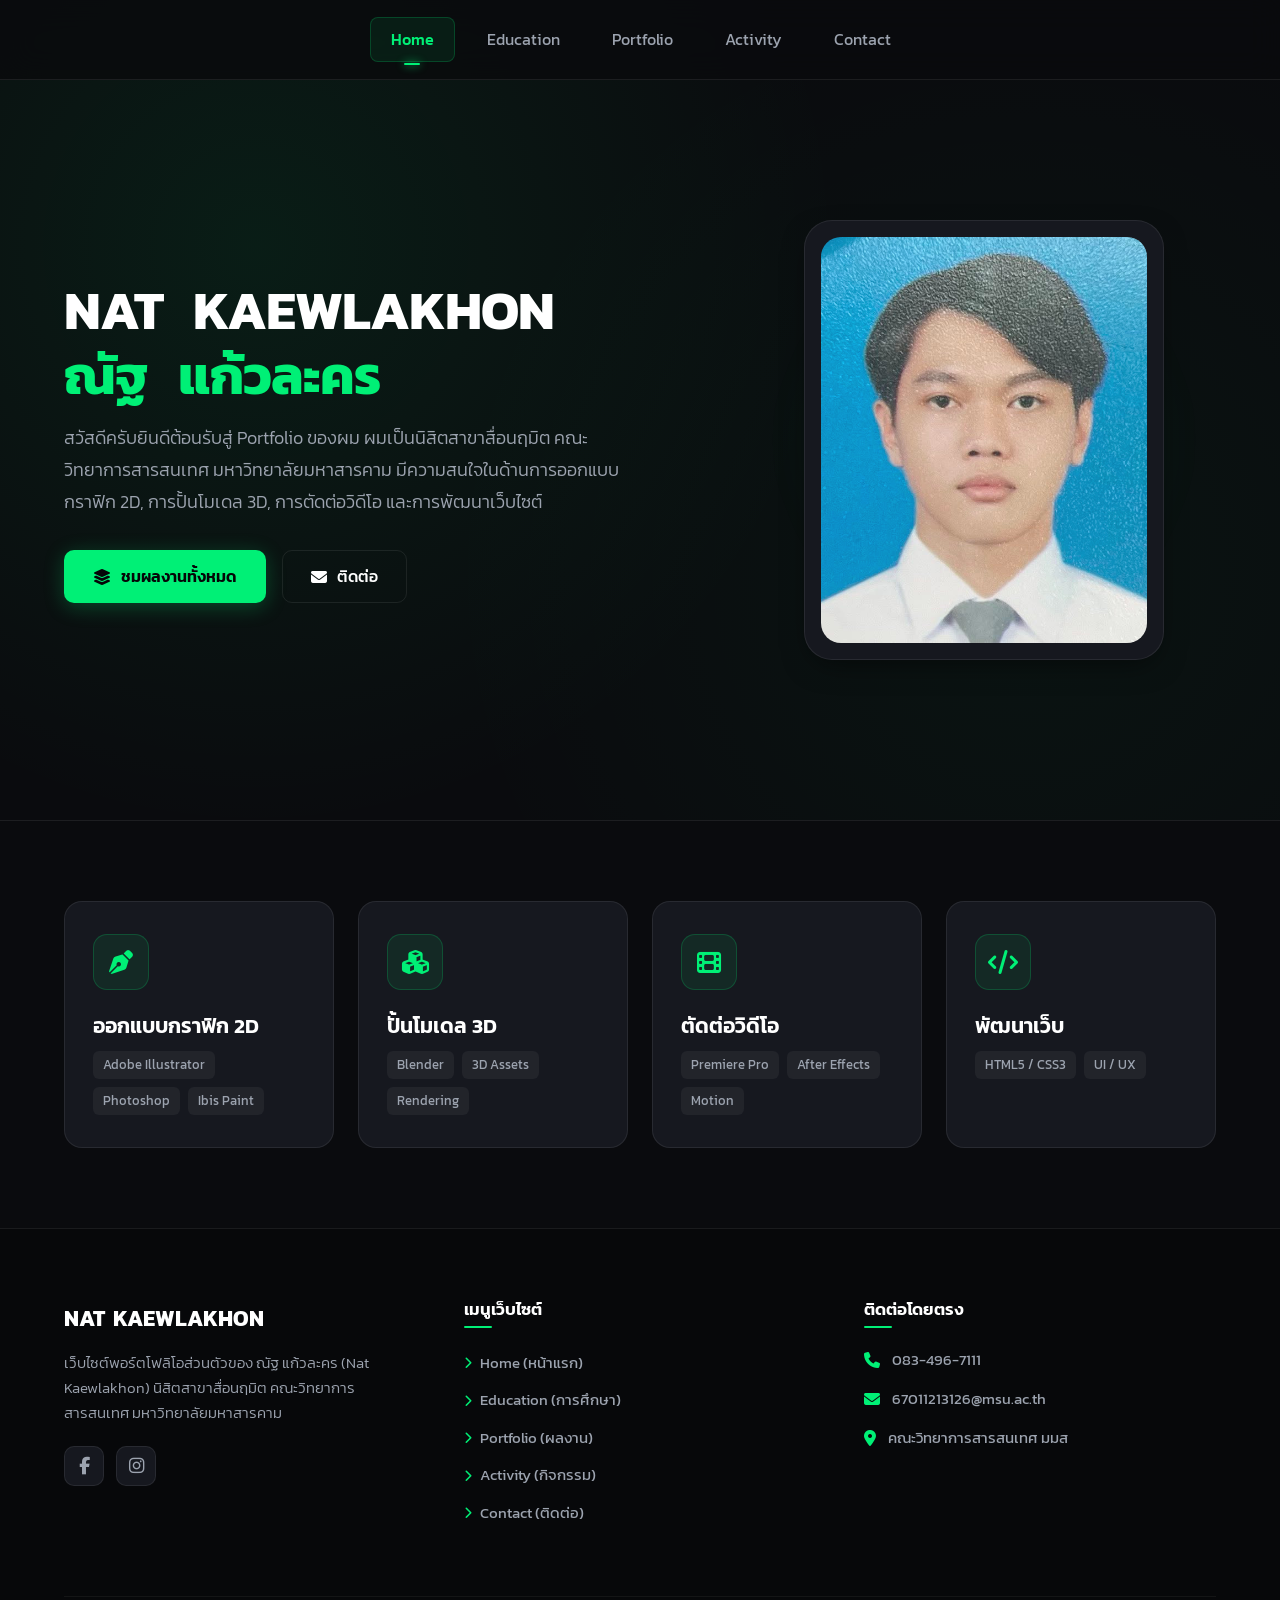
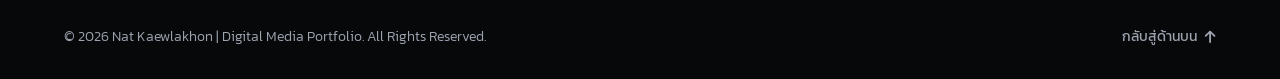
<file: index.html>
<!DOCTYPE html>
<html lang="th">

<head>
  <meta charset="UTF-8">
  <meta name="viewport" content="width=device-width, initial-scale=1.0">
  <title>หน้าแรก (Home) | ณัฐ แก้วละคร - Portfolio</title>
  <!-- Google Fonts: Kanit -->
  <link rel="preconnect" href="https://fonts.googleapis.com">
  <link rel="preconnect" href="https://fonts.gstatic.com" crossorigin>
  <link href="https://fonts.googleapis.com/css2?family=Kanit:wght@200;300;400;500;600;700&display=swap" rel="stylesheet">
  <!-- Font Awesome Icons -->
  <link rel="stylesheet" href="https://cdnjs.cloudflare.com/ajax/libs/font-awesome/6.5.1/css/all.min.css">
  <!-- Stylesheet -->
  <link rel="stylesheet" href="styles.css">
</head>

<body>

  <!-- ================= HEADER & NAVBAR ================= -->
  <header class="navbar">
    <div class="container nav-container">
      

      <!-- Desktop & Mobile Menu -->
      <nav>
        <ul class="nav-menu">
          <li><a href="index.html" class="nav-link active">Home</a></li>
          <li><a href="education.html" class="nav-link">Education</a></li>
          <li><a href="portfolio.html" class="nav-link">Portfolio</a></li>
          <li><a href="activity.html" class="nav-link">Activity</a></li>
          <li><a href="contact.html" class="nav-link">Contact</a></li>
        </ul>
      </nav>

      <!-- Hamburger Button for Mobile -->
      <button class="mobile-toggle" aria-label="เปิดเมนู">
        <i class="fa-solid fa-bars"></i>
      </button>
    </div>
  </header>

  <!-- ================= MAIN HERO SECTION ================= -->
  <main>
    <section class="hero-section">
      <div class="container">
        <div class="hero-grid">

          <!-- Left Column: Personal Intro -->
          <div class="hero-content">

            <h1 class="hero-title">
              NAT &nbsp; KAEWLAKHON<br>
              <span class="text-green">ณัฐ &nbsp; แก้วละคร</span>
            </h1>

            

            <p class="hero-bio">
              สวัสดีครับยินดีต้อนรับสู่ Portfolio ของผม ผมเป็นนิสิตสาขาสื่อนฤมิต คณะวิทยาการสารสนเทศ มหาวิทยาลัยมหาสารคาม
              มีความสนใจในด้านการออกแบบกราฟิก 2D, การปั้นโมเดล 3D, การตัดต่อวิดีโอ และการพัฒนาเว็บไซต์
            </p>


            <!-- Call to Actions -->
            <div class="hero-actions">
              <a href="portfolio.html" class="btn btn-primary">
                <i class="fa-solid fa-layer-group"></i> ชมผลงานทั้งหมด
              </a>
              <a href="contact.html" class="btn btn-outline">
                <i class="fa-solid fa-envelope"></i> ติดต่อ
              </a>
            </div>
          </div>

          <!-- Right Column: Profile Picture with Floating Badges -->
          <div class="hero-image-wrapper">
            <div class="hero-image-glow"></div>
            
            <div class="hero-image-card">
              <img src="images/profile/me.png" alt="ณัฐ แก้วละคร - Nat Kaewlakhon">
            </div>

          </div>

        </div>
      </div>
    </section>

    <!-- ================= SKILLS & HIGHLIGHTS ================= -->
    <section class="highlights-section">
      <div class="container">
        

        <div class="skills-grid">
          
          <!-- Skill Card 1 -->
          <div class="skill-card">
            <div class="skill-icon-box">
              <i class="fa-solid fa-pen-nib"></i>
            </div>
            <h3>ออกแบบกราฟิก 2D</h3>
            <div class="skill-tools">
              <span class="tool-tag">Adobe Illustrator</span>
              <span class="tool-tag">Photoshop</span>
              <span class="tool-tag">Ibis Paint</span>
            </div>
          </div>

          <!-- Skill Card 2 -->
          <div class="skill-card">
            <div class="skill-icon-box">
              <i class="fa-solid fa-cubes"></i>
            </div>
            <h3>ปั้นโมเดล 3D</h3>
              <div class="skill-tools">
              <span class="tool-tag">Blender</span>
              <span class="tool-tag">3D Assets</span>
              <span class="tool-tag">Rendering</span>
            </div>
          </div>

          <!-- Skill Card 3 -->
          <div class="skill-card">
            <div class="skill-icon-box">
              <i class="fa-solid fa-film"></i>
            </div>
            <h3>ตัดต่อวิดีโอ</h3>
            <div class="skill-tools">
              <span class="tool-tag">Premiere Pro</span>
              <span class="tool-tag">After Effects</span>
              <span class="tool-tag">Motion</span>
            </div>
          </div>

          <!-- Skill Card 4 -->
          <div class="skill-card">
            <div class="skill-icon-box">
              <i class="fa-solid fa-code"></i>
            </div>
            <h3>พัฒนาเว็บ</h3>
            <div class="skill-tools">
              <span class="tool-tag">HTML5 / CSS3</span>
              <span class="tool-tag">UI / UX</span>
            </div>
          </div>

        </div>
      </div>
    </section>

  </main>

  <!-- ================= SHARED FOOTER ================= -->
  <footer class="site-footer">
    <div class="container">
      <div class="footer-top">

        <!-- Col 1: Brand Info -->
        <div class="footer-col">
          <div class="footer-brand-title">
            NAT<span>KAEWLAKHON</span>
            <span class="nav-brand-dot"></span>
          </div>
          <p class="footer-brand-desc">
            เว็บไซต์พอร์ตโฟลิโอส่วนตัวของ ณัฐ แก้วละคร (Nat Kaewlakhon)
            นิสิตสาขาสื่อนฤมิต คณะวิทยาการสารสนเทศ มหาวิทยาลัยมหาสารคาม
          </p>
          <div class="footer-social-links">
            <a href="https://www.facebook.com/share/17tvjycorg/?mibextid=wwXIfr" target="_blank" class="footer-social-icon" aria-label="Facebook">
              <i class="fa-brands fa-facebook-f"></i>
            </a>
            <a href="https://www.instagram.com/sny.xi?igsh=NzBsengyZXZrcW5n&utm_source=qr" target="_blank" class="footer-social-icon" aria-label="Instagram">
              <i class="fa-brands fa-instagram"></i>
            </a>
           
          </div>
        </div>

        <!-- Col 2: Navigation Links -->
        <div class="footer-col">
          <h4 class="footer-col-title">เมนูเว็บไซต์</h4>
          <ul class="footer-links-list">
            <li><a href="index.html"><i class="fa-solid fa-chevron-right"></i> Home (หน้าแรก)</a></li>
            <li><a href="education.html"><i class="fa-solid fa-chevron-right"></i> Education (การศึกษา)</a></li>
            <li><a href="portfolio.html"><i class="fa-solid fa-chevron-right"></i> Portfolio (ผลงาน)</a></li>
            <li><a href="activity.html"><i class="fa-solid fa-chevron-right"></i> Activity (กิจกรรม)</a></li>
            <li><a href="contact.html"><i class="fa-solid fa-chevron-right"></i> Contact (ติดต่อ)</a></li>
          </ul>
        </div>

        

        <!-- Col 4: Quick Contact -->
        <div class="footer-col">
          <h4 class="footer-col-title">ติดต่อโดยตรง</h4>
          <div class="footer-contact-item">
            <i class="fa-solid fa-phone"></i>
            <span>083-496-7111</span>
          </div>
          <div class="footer-contact-item">
            <i class="fa-solid fa-envelope"></i>
            <span>67011213126@msu.ac.th</span>
          </div>
          <div class="footer-contact-item">
            <i class="fa-solid fa-location-dot"></i>
            <span>คณะวิทยาการสารสนเทศ มมส</span>
          </div>
        </div>

      </div>

      <!-- Footer Bottom Bar -->
      <div class="footer-bottom">
        <p>&copy; 2026 Nat Kaewlakhon  | Digital Media Portfolio. All Rights Reserved.</p>
        <span id="back-to-top" class="footer-back-top">
          กลับสู่ด้านบน <i class="fa-solid fa-arrow-up"></i>
        </span>
      </div>
    </div>
  </footer>

  <script src="main.js"></script>
</body>

</html>
</file>
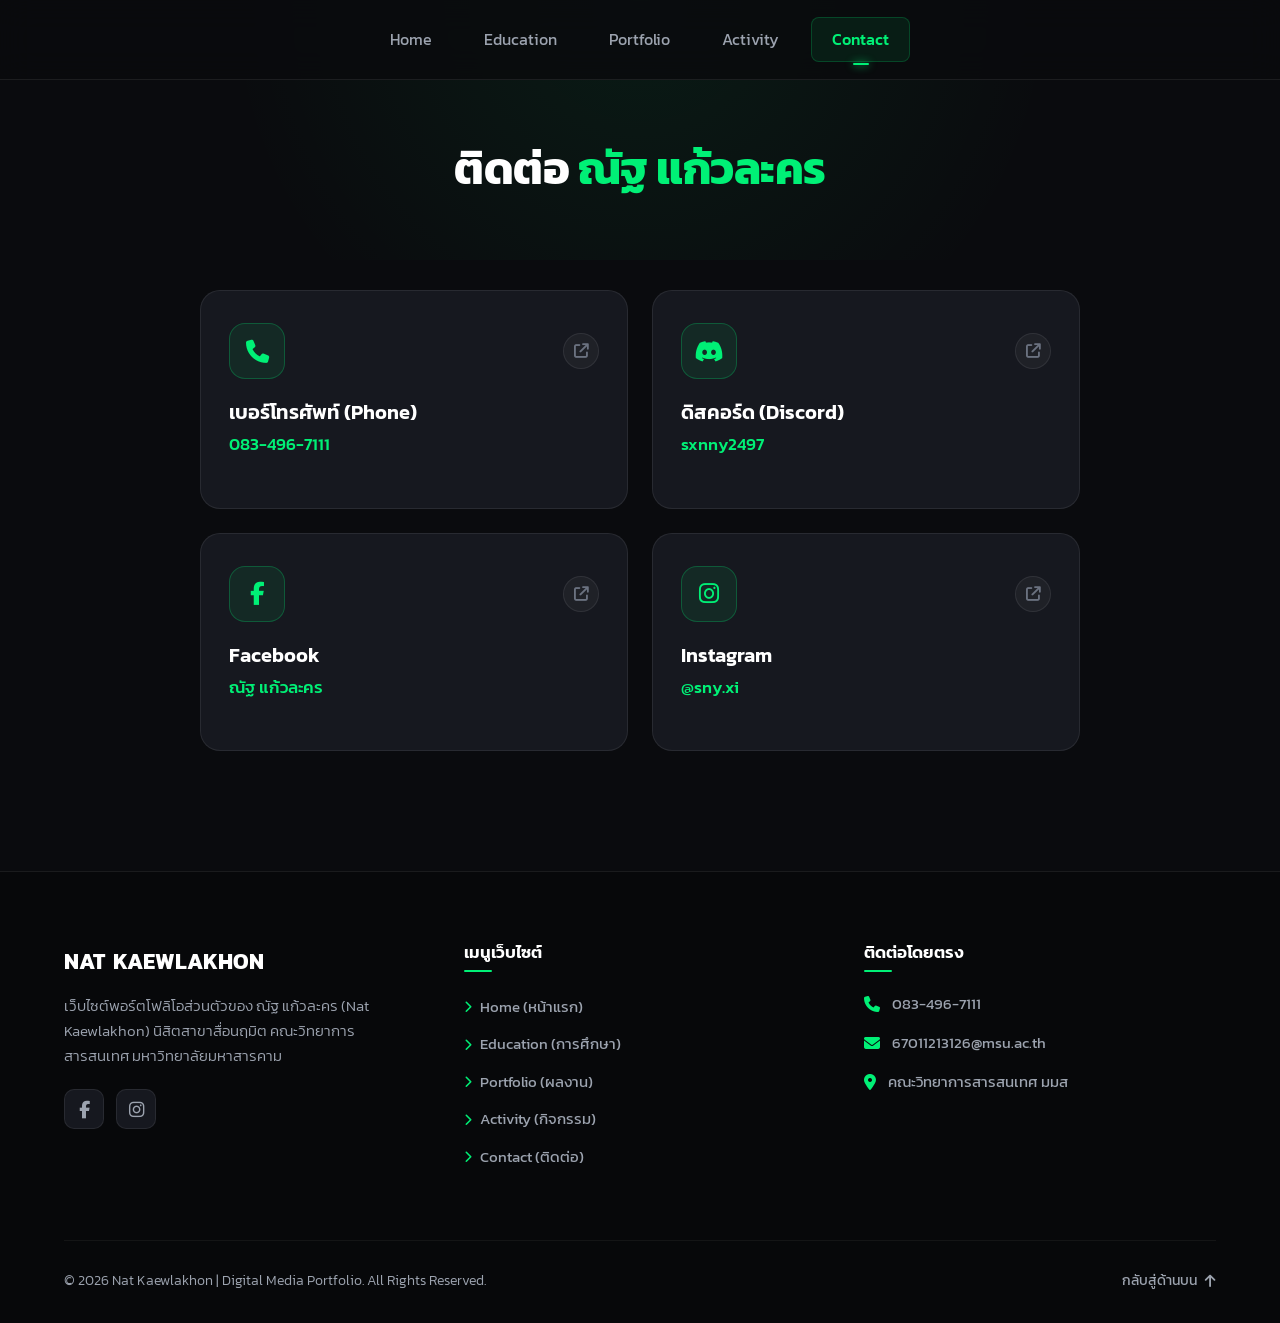
<file: contact.html>
<!DOCTYPE html>
<html lang="th">

<head>
  <meta charset="UTF-8">
  <meta name="viewport" content="width=device-width, initial-scale=1.0">
  <title>ติดต่อเรา (Contact) | ณัฐ แก้วละคร - Portfolio</title>
  <!-- Google Fonts: Kanit -->
  <link rel="preconnect" href="https://fonts.googleapis.com">
  <link rel="preconnect" href="https://fonts.gstatic.com" crossorigin>
  <link href="https://fonts.googleapis.com/css2?family=Kanit:wght@200;300;400;500;600;700&display=swap" rel="stylesheet">
  <!-- Font Awesome Icons -->
  <link rel="stylesheet" href="https://cdnjs.cloudflare.com/ajax/libs/font-awesome/6.5.1/css/all.min.css">
  <!-- Stylesheet -->
  <link rel="stylesheet" href="styles.css">
</head>

<body>

  <!-- ================= HEADER & NAVBAR ================= -->
  <header class="navbar">
    <div class="container nav-container">
      

      <!-- Desktop & Mobile Menu -->
      <nav>
        <ul class="nav-menu">
          <li><a href="index.html" class="nav-link">Home</a></li>
          <li><a href="education.html" class="nav-link">Education</a></li>
          <li><a href="portfolio.html" class="nav-link">Portfolio</a></li>
          <li><a href="activity.html" class="nav-link">Activity</a></li>
          <li><a href="contact.html" class="nav-link active">Contact</a></li>
        </ul>
      </nav>

      <!-- Hamburger Button for Mobile -->
      <button class="mobile-toggle" aria-label="เปิดเมนู">
        <i class="fa-solid fa-bars"></i>
      </button>
    </div>
  </header>

  <!-- ================= PAGE BANNER ================= -->
  <header class="page-header">
    <div class="container">
      
      <h1 class="page-title">ติดต่อ <span class="text-green">ณัฐ แก้วละคร</span></h1>
    
    </div>
  </header>

  <!-- ================= CONTACT MAIN SECTION (MINIMALIST CARDS HUB) ================= -->
  <main class="contact-section">
    <div class="container">
      <div class="contact-hub-wrapper">

        <div class="contact-hub-grid">

          <!-- 1. Phone Card -->
          <a href="tel:0834967111" class="contact-hub-card">
            <div>
              <div class="contact-hub-card-header">
                <div class="contact-hub-icon-box">
                  <i class="fa-solid fa-phone"></i>
                </div>
                <div class="contact-hub-arrow">
                  <i class="fa-solid fa-arrow-up-right-from-square"></i>
                </div>
              </div>
              <div class="contact-hub-card-body">
                <h4>เบอร์โทรศัพท์ (Phone)</h4>
                <span class="contact-hub-value">083-496-7111</span>
              </div>
            </div>
           
          </a>

          <!-- 2. Discord Card -->
          <a href="https://discordapp.com/users/797134361572016178" class="contact-hub-card">
            <div>
              <div class="contact-hub-card-header">
                <div class="contact-hub-icon-box">
                  <i class="fa-brands fa-discord"></i>
                </div>
                <div class="contact-hub-arrow">
                  <i class="fa-solid fa-arrow-up-right-from-square"></i>
                </div>
              </div>
              <div class="contact-hub-card-body">
                <h4>ดิสคอร์ด (Discord)</h4>
                <span class="contact-hub-value">sxnny2497</span>
              </div>
            </div>
            
          </a>

          <!-- 3. Facebook Card -->
          <a href="https://www.facebook.com/share/17tvjycorg/?mibextid=wwXIfr" target="_blank" rel="noopener noreferrer" class="contact-hub-card">
            <div>
              <div class="contact-hub-card-header">
                <div class="contact-hub-icon-box">
                  <i class="fa-brands fa-facebook-f"></i>
                </div>
                <div class="contact-hub-arrow">
                  <i class="fa-solid fa-arrow-up-right-from-square"></i>
                </div>
              </div>
              <div class="contact-hub-card-body">
                <h4>Facebook</h4>
                <span class="contact-hub-value">ณัฐ แก้วละคร</span>
              </div>
            </div>
            
          </a>

          <!-- 4. Instagram Card -->
          <a href="https://www.instagram.com/sny.xi?igsh=NzBsengyZXZrcW5n&utm_source=qr" target="_blank" rel="noopener noreferrer" class="contact-hub-card">
            <div>
              <div class="contact-hub-card-header">
                <div class="contact-hub-icon-box">
                  <i class="fa-brands fa-instagram"></i>
                </div>
                <div class="contact-hub-arrow">
                  <i class="fa-solid fa-arrow-up-right-from-square"></i>
                </div>
              </div>
              <div class="contact-hub-card-body">
                <h4>Instagram</h4>
                <span class="contact-hub-value">@sny.xi</span>
              </div>
            </div>
            
          </a>

        </div>

      </div>
    </div>
  </main>

  <!-- ================= SHARED FOOTER ================= -->
  <footer class="site-footer">
    <div class="container">
      <div class="footer-top">

        <!-- Col 1: Brand Info -->
        <div class="footer-col">
          <div class="footer-brand-title">
            NAT<span>KAEWLAKHON</span>
            <span class="nav-brand-dot"></span>
          </div>
          <p class="footer-brand-desc">
            เว็บไซต์พอร์ตโฟลิโอส่วนตัวของ ณัฐ แก้วละคร (Nat Kaewlakhon)
            นิสิตสาขาสื่อนฤมิต คณะวิทยาการสารสนเทศ มหาวิทยาลัยมหาสารคาม
          </p>
          <div class="footer-social-links">
            <a href="https://www.facebook.com/share/17tvjycorg/?mibextid=wwXIfr" target="_blank" class="footer-social-icon" aria-label="Facebook">
              <i class="fa-brands fa-facebook-f"></i>
            </a>
            <a href="https://www.instagram.com/sny.xi?igsh=NzBsengyZXZrcW5n&utm_source=qr" target="_blank" class="footer-social-icon" aria-label="Instagram">
              <i class="fa-brands fa-instagram"></i>
            </a>
            
          </div>
        </div>

        <!-- Col 2: Navigation Links -->
        <div class="footer-col">
          <h4 class="footer-col-title">เมนูเว็บไซต์</h4>
          <ul class="footer-links-list">
            <li><a href="index.html"><i class="fa-solid fa-chevron-right"></i> Home (หน้าแรก)</a></li>
            <li><a href="education.html"><i class="fa-solid fa-chevron-right"></i> Education (การศึกษา)</a></li>
            <li><a href="portfolio.html"><i class="fa-solid fa-chevron-right"></i> Portfolio (ผลงาน)</a></li>
            <li><a href="activity.html"><i class="fa-solid fa-chevron-right"></i> Activity (กิจกรรม)</a></li>
            <li><a href="contact.html"><i class="fa-solid fa-chevron-right"></i> Contact (ติดต่อ)</a></li>
          </ul>
        </div>

        <!-- Col 4: Quick Contact -->
        <div class="footer-col">
          <h4 class="footer-col-title">ติดต่อโดยตรง</h4>
          <div class="footer-contact-item">
            <i class="fa-solid fa-phone"></i>
            <span>083-496-7111</span>
          </div>
          <div class="footer-contact-item">
            <i class="fa-solid fa-envelope"></i>
            <span>67011213126@msu.ac.th</span>
          </div>
          <div class="footer-contact-item">
            <i class="fa-solid fa-location-dot"></i>
            <span>คณะวิทยาการสารสนเทศ มมส</span>
          </div>
        </div>

      </div>

      <!-- Footer Bottom Bar -->
      <div class="footer-bottom">
        <p>&copy; 2026 Nat Kaewlakhon  | Digital Media Portfolio. All Rights Reserved.</p>
        <span id="back-to-top" class="footer-back-top">
          กลับสู่ด้านบน <i class="fa-solid fa-arrow-up"></i>
        </span>
      </div>
    </div>
  </footer>

  <script src="main.js"></script>
</body>

</html>
</file>
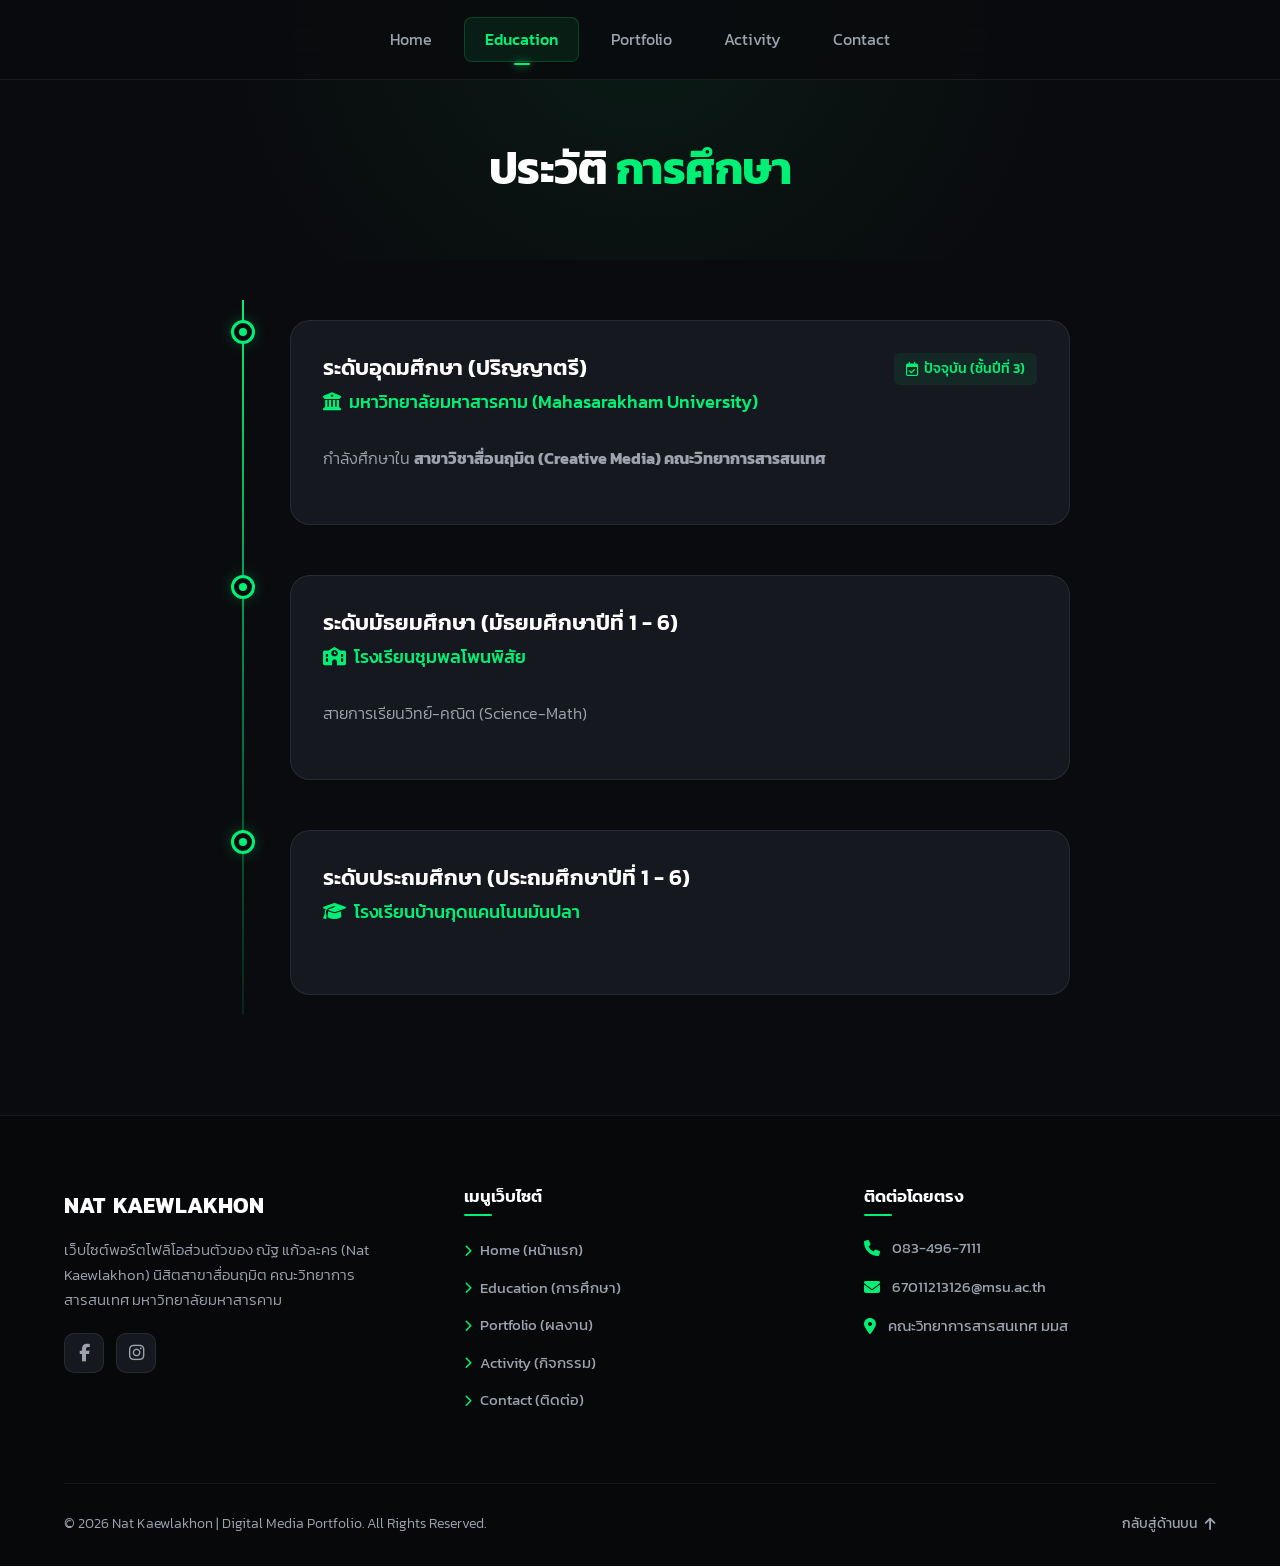
<file: education.html>
<!DOCTYPE html>
<html lang="th">

<head>
  <meta charset="UTF-8">
  <meta name="viewport" content="width=device-width, initial-scale=1.0">
  <title>ประวัติการศึกษา (Education) | ณัฐ แก้วละคร - Portfolio</title>
  <!-- Google Fonts: Kanit -->
  <link rel="preconnect" href="https://fonts.googleapis.com">
  <link rel="preconnect" href="https://fonts.gstatic.com" crossorigin>
  <link href="https://fonts.googleapis.com/css2?family=Kanit:wght@200;300;400;500;600;700&display=swap" rel="stylesheet">
  <!-- Font Awesome Icons -->
  <link rel="stylesheet" href="https://cdnjs.cloudflare.com/ajax/libs/font-awesome/6.5.1/css/all.min.css">
  <!-- Stylesheet -->
  <link rel="stylesheet" href="styles.css">
</head>

<body>

  <!-- ================= HEADER & NAVBAR ================= -->
  <header class="navbar">
    <div class="container nav-container">
      

      <!-- Desktop & Mobile Menu -->
      <nav>
        <ul class="nav-menu">
          <li><a href="index.html" class="nav-link">Home</a></li>
          <li><a href="education.html" class="nav-link active">Education</a></li>
          <li><a href="portfolio.html" class="nav-link">Portfolio</a></li>
          <li><a href="activity.html" class="nav-link">Activity</a></li>
          <li><a href="contact.html" class="nav-link">Contact</a></li>
        </ul>
      </nav>

      <!-- Hamburger Button for Mobile -->
      <button class="mobile-toggle" aria-label="เปิดเมนู">
        <i class="fa-solid fa-bars"></i>
      </button>
    </div>
  </header>

  <!-- ================= PAGE BANNER ================= -->
  <header class="page-header">
    <div class="container">
      
      <h1 class="page-title">ประวัติ <span class="text-green">การศึกษา</span></h1>

    </div>
  </header>

  <!-- ================= EDUCATION TIMELINE ================= -->
  <main class="timeline-section">
    <div class="container">
      <div class="timeline">

        <!-- Timeline Item 1: Higher Education (Current) -->
        <div class="timeline-item">
          <div class="timeline-dot"></div>
          <div class="timeline-card">
            <div class="timeline-header">
              <div>
                <h2 class="timeline-level">ระดับอุดมศึกษา (ปริญญาตรี)</h2>
                <div class="timeline-school">
                  <i class="fa-solid fa-university"></i> มหาวิทยาลัยมหาสารคาม (Mahasarakham University)
                </div>
              </div>
              <span class="timeline-period">
                <i class="fa-regular fa-calendar-check"></i> ปัจจุบัน (ชั้นปีที่ 3)
              </span>
            </div>

            <p class="timeline-desc">
              กำลังศึกษาใน <b>สาขาวิชาสื่อนฤมิต (Creative Media) คณะวิทยาการสารสนเทศ</b> <br>
            </p>

          </div>
        </div>

        <!-- Timeline Item 2: Secondary School -->
        <div class="timeline-item">
          <div class="timeline-dot"></div>
          <div class="timeline-card">
            <div class="timeline-header">
              <div>
                <h2 class="timeline-level">ระดับมัธยมศึกษา (มัธยมศึกษาปีที่ 1 - 6)</h2>
                <div class="timeline-school">
                  <i class="fa-solid fa-school"></i> โรงเรียนชุมพลโพนพิสัย
                </div>
              </div>
            </div>

            <p class="timeline-desc">
              สายการเรียนวิทย์-คณิต (Science-Math)
            </p>

          </div>
        </div>

        <!-- Timeline Item 3: Primary School -->
        <div class="timeline-item">
          <div class="timeline-dot"></div>
          <div class="timeline-card">
            <div class="timeline-header">
              <div>
                <h2 class="timeline-level">ระดับประถมศึกษา (ประถมศึกษาปีที่ 1 - 6)</h2>
                <div class="timeline-school">
                  <i class="fa-solid fa-graduation-cap"></i> โรงเรียนบ้านกุดแคนโนนมันปลา
                </div>
              </div>
            </div>

            <p class="timeline-desc">
              
            </p>

          </div>
        </div>

      </div>

      <!-- Quick CTA -->
      
    </div>
  </main>

  <!-- ================= SHARED FOOTER ================= -->
  <footer class="site-footer">
    <div class="container">
      <div class="footer-top">

        <!-- Col 1: Brand Info -->
        <div class="footer-col">
          <div class="footer-brand-title">
            NAT<span>KAEWLAKHON</span>
            <span class="nav-brand-dot"></span>
          </div>
          <p class="footer-brand-desc">
            เว็บไซต์พอร์ตโฟลิโอส่วนตัวของ ณัฐ แก้วละคร (Nat Kaewlakhon)
            นิสิตสาขาสื่อนฤมิต คณะวิทยาการสารสนเทศ มหาวิทยาลัยมหาสารคาม
          </p>
          <div class="footer-social-links">
            <a href="https://www.facebook.com/share/17tvjycorg/?mibextid=wwXIfr" target="_blank" class="footer-social-icon" aria-label="Facebook">
              <i class="fa-brands fa-facebook-f"></i>
            </a>
            <a href="https://www.instagram.com/sny.xi?igsh=NzBsengyZXZrcW5n&utm_source=qr" target="_blank" class="footer-social-icon" aria-label="Instagram">
              <i class="fa-brands fa-instagram"></i>
            </a>
           
          </div>
        </div>

        <!-- Col 2: Navigation Links -->
        <div class="footer-col">
          <h4 class="footer-col-title">เมนูเว็บไซต์</h4>
          <ul class="footer-links-list">
            <li><a href="index.html"><i class="fa-solid fa-chevron-right"></i> Home (หน้าแรก)</a></li>
            <li><a href="education.html"><i class="fa-solid fa-chevron-right"></i> Education (การศึกษา)</a></li>
            <li><a href="portfolio.html"><i class="fa-solid fa-chevron-right"></i> Portfolio (ผลงาน)</a></li>
            <li><a href="activity.html"><i class="fa-solid fa-chevron-right"></i> Activity (กิจกรรม)</a></li>
            <li><a href="contact.html"><i class="fa-solid fa-chevron-right"></i> Contact (ติดต่อ)</a></li>
          </ul>
        </div>

        
        <!-- Col 4: Quick Contact -->
        <div class="footer-col">
          <h4 class="footer-col-title">ติดต่อโดยตรง</h4>
          <div class="footer-contact-item">
            <i class="fa-solid fa-phone"></i>
            <span>083-496-7111</span>
          </div>
          <div class="footer-contact-item">
            <i class="fa-solid fa-envelope"></i>
            <span>67011213126@msu.ac.th</span>
          </div>
          <div class="footer-contact-item">
            <i class="fa-solid fa-location-dot"></i>
            <span>คณะวิทยาการสารสนเทศ มมส</span>
          </div>
        </div>

      </div>

      <!-- Footer Bottom Bar -->
      <div class="footer-bottom">
        <p>&copy; 2026 Nat Kaewlakhon  | Digital Media Portfolio. All Rights Reserved.</p>
        <span id="back-to-top" class="footer-back-top">
          กลับสู่ด้านบน <i class="fa-solid fa-arrow-up"></i>
        </span>
      </div>
    </div>
  </footer>

  <script src="main.js"></script>
</body>

</html>
</file>
<file: styles.css>
/* ===================================================
   Portfolio Theme: Minimalist Black, Neon Green & White
   Designed for Nat Kaewlakorn (ณัฐ แก้วละคร)
   =================================================== */

@import url('https://fonts.googleapis.com/css2?family=Kanit:wght@200;300;400;500;600;700&display=swap');

:root {
  --bg-main: #0a0b0e;
  --bg-surface: #111317;
  --bg-card: #16181f;
  --bg-card-hover: #1c202a;
  
  --green-primary: #00f076;
  --green-hover: #26ff8f;
  --green-dark: #00aa53;
  --green-glow: rgba(0, 240, 118, 0.25);
  --green-glow-subtle: rgba(0, 240, 118, 0.08);

  --text-white: #ffffff;
  --text-primary: #f3f4f6;
  --text-secondary: #9ca3af;
  --text-muted: #6b7280;

  --border-subtle: rgba(255, 255, 255, 0.08);
  --border-hover: rgba(0, 240, 118, 0.4);
  --border-green: rgba(0, 240, 118, 0.6);

  --shadow-card: 0 10px 30px -10px rgba(0, 0, 0, 0.6);
  --shadow-glow: 0 0 25px rgba(0, 240, 118, 0.2);

  --transition-fast: 0.2s ease;
  --transition-normal: 0.3s cubic-bezier(0.16, 1, 0.3, 1);
}

/* Base Reset */
* {
  margin: 0;
  padding: 0;
  box-sizing: border-box;
}

html {
  scroll-behavior: smooth;
  font-size: 16px;
}

body {
  font-family: 'Kanit', sans-serif;
  background-color: var(--bg-main);
  color: var(--text-primary);
  line-height: 1.7;
  overflow-x: hidden;
  min-height: 100vh;
  display: flex;
  flex-direction: column;
}

/* Selection & Scrollbar */
::selection {
  background-color: var(--green-primary);
  color: #000000;
}

::-webkit-scrollbar {
  width: 8px;
}
::-webkit-scrollbar-track {
  background: var(--bg-main);
}
::-webkit-scrollbar-thumb {
  background: #232733;
  border-radius: 4px;
}
::-webkit-scrollbar-thumb:hover {
  background: var(--green-primary);
}

/* Typography Helpers */
h1, h2, h3, h4, h5, h6 {
  color: var(--text-white);
  font-weight: 600;
  line-height: 1.3;
}

p {
  color: var(--text-secondary);
  font-weight: 300;
  margin-bottom: 1rem;
}

a {
  color: inherit;
  text-decoration: none;
  transition: color var(--transition-fast);
}

.text-green {
  color: var(--green-primary) !important;
}

.text-white {
  color: var(--text-white) !important;
}

.text-muted {
  color: var(--text-muted) !important;
}

.container {
  width: 100%;
  max-width: 1200px;
  margin: 0 auto;
  padding: 0 24px;
}

/* ===================================================
   NAVIGATION BAR (SHARED)
   =================================================== */
.navbar {
  position: fixed;
  top: 0;
  left: 0;
  width: 100%;
  height: 80px;
  background: rgba(10, 11, 14, 0.85);
  backdrop-filter: blur(16px);
  -webkit-backdrop-filter: blur(16px);
  border-bottom: 1px solid var(--border-subtle);
  z-index: 1000;
  display: flex;
  align-items: center;
  justify-content: center;
  transition: all var(--transition-normal);
}

.navbar .nav-container {
  display: flex;
  justify-content: center;
  align-items: center;
  width: 100%;
  position: relative;
}

.navbar nav {
  display: flex;
  justify-content: center;
  align-items: center;
  margin: 0 auto;
}

.nav-menu {
  display: flex;
  align-items: center;
  justify-content: center;
  gap: 12px;
  list-style: none;
  margin: 0;
  padding: 0;
}

.nav-link {
  position: relative;
  display: block;
  padding: 8px 20px;
  font-size: 1rem;
  font-weight: 400;
  color: var(--text-secondary);
  border-radius: 8px;
  transition: all var(--transition-fast);
}

.nav-link:hover {
  color: var(--text-white);
  background-color: rgba(255, 255, 255, 0.04);
}

.nav-link.active {
  color: var(--green-primary);
  font-weight: 500;
  background-color: var(--green-glow-subtle);
  border: 1px solid rgba(0, 240, 118, 0.2);
}

.nav-link.active::after {
  content: '';
  position: absolute;
  bottom: -4px;
  left: 50%;
  transform: translateX(-50%);
  width: 16px;
  height: 2px;
  background-color: var(--green-primary);
  border-radius: 2px;
  box-shadow: 0 0 8px var(--green-primary);
}

.nav-cta {
  margin-left: 8px;
  padding: 8px 18px;
  background: transparent;
  color: var(--green-primary);
  border: 1px solid var(--green-primary);
  border-radius: 8px;
  font-size: 0.9rem;
  font-weight: 500;
  display: inline-flex;
  align-items: center;
  gap: 8px;
  transition: all var(--transition-fast);
}

.nav-cta:hover {
  background: var(--green-primary);
  color: #000;
  box-shadow: var(--shadow-glow);
  transform: translateY(-1px);
}

/* Mobile Toggle Hamburger */
.mobile-toggle {
  display: none;
  background: none;
  border: none;
  cursor: pointer;
  padding: 8px;
  color: var(--text-white);
  font-size: 1.5rem;
  position: absolute;
  right: 20px;
  top: 50%;
  transform: translateY(-50%);
}

/* ===================================================
   BUTTONS & BADGES
   =================================================== */
.btn {
  display: inline-flex;
  align-items: center;
  justify-content: center;
  gap: 10px;
  padding: 12px 28px;
  border-radius: 10px;
  font-size: 1rem;
  font-weight: 500;
  font-family: 'Kanit', sans-serif;
  cursor: pointer;
  text-decoration: none;
  transition: all var(--transition-normal);
  border: 1px solid transparent;
}

.btn-primary {
  background-color: var(--green-primary);
  color: #050608;
  font-weight: 600;
  box-shadow: 0 4px 20px var(--green-glow);
}

.btn-primary:hover {
  background-color: var(--green-hover);
  transform: translateY(-2px);
  box-shadow: 0 8px 30px var(--green-glow);
  color: #000;
}

.btn-outline {
  background-color: transparent;
  color: var(--text-white);
  border-color: var(--border-subtle);
}

.btn-outline:hover {
  border-color: var(--green-primary);
  color: var(--green-primary);
  background-color: var(--green-glow-subtle);
  transform: translateY(-2px);
}

.btn-sm {
  padding: 8px 16px;
  font-size: 0.88rem;
  border-radius: 8px;
}

.badge-tag {
  display: inline-flex;
  align-items: center;
  gap: 6px;
  padding: 4px 12px;
  background-color: var(--green-glow-subtle);
  border: 1px solid rgba(0, 240, 118, 0.25);
  color: var(--green-primary);
  font-size: 0.82rem;
  border-radius: 9999px;
  font-weight: 500;
  letter-spacing: 0.5px;
  text-transform: uppercase;
}

/* ===================================================
   PAGE HEADER / HERO BANNER (FOR INNER PAGES)
   =================================================== */
.page-header {
  padding: 140px 0 50px;
  text-align: center;
  position: relative;
  background: radial-gradient(circle at 50% 0%, rgba(0, 240, 118, 0.07) 0%, transparent 60%);
}

.page-header-badge {
  margin-bottom: 14px;
}

.page-title {
  font-size: 2.8rem;
  font-weight: 700;
  margin-bottom: 12px;
  letter-spacing: -0.5px;
}

.page-desc {
  max-width: 600px;
  margin: 0 auto;
  font-size: 1.05rem;
  color: var(--text-secondary);
}

/* ===================================================
   HOME PAGE STYLES
   =================================================== */
.hero-section {
  padding: 150px 0 90px;
  min-height: calc(100vh - 80px);
  display: flex;
  align-items: center;
  position: relative;
  background: radial-gradient(circle at 20% 30%, rgba(0, 240, 118, 0.08) 0%, transparent 50%),
              radial-gradient(circle at 80% 70%, rgba(0, 240, 118, 0.04) 0%, transparent 50%);
}

.hero-grid {
  display: grid;
  grid-template-columns: 1.15fr 0.85fr;
  align-items: center;
  gap: 60px;
}

.hero-content {
  z-index: 2;
}

.hero-greeting {
  display: inline-flex;
  align-items: center;
  gap: 8px;
  margin-bottom: 16px;
}

.hero-title {
  font-size: 3.4rem;
  font-weight: 700;
  line-height: 1.2;
  margin-bottom: 16px;
  letter-spacing: -1px;
}

.hero-subtitle {
  font-size: 1.4rem;
  font-weight: 400;
  color: var(--green-primary);
  margin-bottom: 20px;
  display: flex;
  align-items: center;
  gap: 10px;
}

.hero-bio {
  font-size: 1.1rem;
  line-height: 1.8;
  color: var(--text-secondary);
  margin-bottom: 32px;
  max-width: 580px;
}

.hero-info-pills {
  display: flex;
  flex-wrap: wrap;
  gap: 12px;
  margin-bottom: 36px;
}

.info-pill {
  display: flex;
  align-items: center;
  gap: 8px;
  background: var(--bg-card);
  padding: 8px 16px;
  border-radius: 8px;
  border: 1px solid var(--border-subtle);
  font-size: 0.92rem;
  color: var(--text-primary);
}

.info-pill i {
  color: var(--green-primary);
  font-size: 1rem;
}

.hero-actions {
  display: flex;
  gap: 16px;
  flex-wrap: wrap;
}

/* Hero Profile Image */
.hero-image-wrapper {
  position: relative;
  display: flex;
  justify-content: center;
  align-items: center;
}

.hero-image-glow {
  position: absolute;
  width: 380px;
  height: 380px;
  background: radial-gradient(circle, rgba(0, 240, 118, 0.2) 0%, transparent 70%);
  border-radius: 50%;
  filter: blur(25px);
  z-index: 1;
}

.hero-image-card {
  position: relative;
  z-index: 2;
  width: 360px;
  height: 440px;
  border-radius: 28px;
  background: var(--bg-card);
  border: 1px solid var(--border-subtle);
  padding: 16px;
  box-shadow: var(--shadow-card);
  overflow: hidden;
  transition: all var(--transition-normal);
}

.hero-image-card:hover {
  border-color: var(--green-primary);
  transform: translateY(-6px);
  box-shadow: 0 20px 40px rgba(0, 0, 0, 0.8), var(--shadow-glow);
}

.hero-image-card img {
  width: 100%;
  height: 100%;
  object-fit: cover;
  object-position: top center;
  border-radius: 20px;
  filter: grayscale(10%);
  transition: filter var(--transition-normal), transform var(--transition-normal);
}

.hero-image-card:hover img {
  filter: grayscale(0%);
  transform: scale(1.02);
}

/* Floating Badges */
.floating-badge {
  position: absolute;
  z-index: 3;
  background: rgba(22, 24, 31, 0.9);
  backdrop-filter: blur(12px);
  padding: 12px 18px;
  border-radius: 14px;
  border: 1px solid var(--border-subtle);
  box-shadow: 0 10px 25px rgba(0, 0, 0, 0.5);
  display: flex;
  align-items: center;
  gap: 12px;
  animation: float 4s ease-in-out infinite alternate;
}

.floating-badge.badge-1 {
  bottom: 20px;
  left: -20px;
}

.floating-badge.badge-2 {
  top: 30px;
  right: -20px;
  animation-delay: -2s;
}

@keyframes float {
  0% { transform: translateY(0); }
  100% { transform: translateY(-10px); }
}

.floating-badge-icon {
  width: 38px;
  height: 38px;
  border-radius: 10px;
  background: var(--green-glow-subtle);
  border: 1px solid rgba(0, 240, 118, 0.3);
  display: flex;
  align-items: center;
  justify-content: center;
  color: var(--green-primary);
  font-size: 1.1rem;
}

.floating-badge-text small {
  display: block;
  font-size: 0.75rem;
  color: var(--text-muted);
}

.floating-badge-text strong {
  font-size: 0.92rem;
  color: var(--text-white);
  font-weight: 600;
}

/* Home Highlights Section */
.highlights-section {
  padding: 80px 0;
  border-top: 1px solid var(--border-subtle);
}

.section-title-wrap {
  text-align: center;
  margin-bottom: 50px;
}

.section-title {
  font-size: 2.2rem;
  font-weight: 700;
  margin-bottom: 10px;
}

.section-subtitle {
  color: var(--text-secondary);
  font-size: 1.05rem;
  max-width: 540px;
  margin: 0 auto;
}

.skills-grid {
  display: grid;
  grid-template-columns: repeat(auto-fit, minmax(260px, 1fr));
  gap: 24px;
}

.skill-card {
  background: var(--bg-card);
  border: 1px solid var(--border-subtle);
  border-radius: 18px;
  padding: 32px 28px;
  transition: all var(--transition-normal);
  position: relative;
  overflow: hidden;
}

.skill-card::before {
  content: '';
  position: absolute;
  top: 0;
  left: 0;
  width: 100%;
  height: 3px;
  background: var(--green-primary);
  opacity: 0;
  transition: opacity var(--transition-fast);
}

.skill-card:hover {
  background: var(--bg-card-hover);
  border-color: var(--border-hover);
  transform: translateY(-5px);
  box-shadow: var(--shadow-card);
}

.skill-card:hover::before {
  opacity: 1;
}

.skill-icon-box {
  width: 56px;
  height: 56px;
  border-radius: 14px;
  background: rgba(0, 240, 118, 0.08);
  border: 1px solid rgba(0, 240, 118, 0.2);
  display: flex;
  align-items: center;
  justify-content: center;
  color: var(--green-primary);
  font-size: 1.5rem;
  margin-bottom: 22px;
  transition: all var(--transition-fast);
}

.skill-card:hover .skill-icon-box {
  background: var(--green-primary);
  color: #000;
  box-shadow: 0 0 20px var(--green-glow);
}

.skill-card h3 {
  font-size: 1.3rem;
  margin-bottom: 12px;
}

.skill-card p {
  font-size: 0.95rem;
  line-height: 1.6;
  margin-bottom: 16px;
}

.skill-tools {
  display: flex;
  flex-wrap: wrap;
  gap: 8px;
}

.tool-tag {
  background: rgba(255, 255, 255, 0.05);
  padding: 3px 10px;
  border-radius: 6px;
  font-size: 0.8rem;
  color: var(--text-secondary);
}

/* Home Quick CTA Section */
.quick-cta-section {
  padding: 70px 0 90px;
}

.cta-box {
  background: linear-gradient(135deg, #131720 0%, #0d1218 100%);
  border: 1px solid var(--border-subtle);
  border-radius: 24px;
  padding: 50px 40px;
  text-align: center;
  position: relative;
  overflow: hidden;
}

.cta-box::after {
  content: '';
  position: absolute;
  top: -50%;
  left: 50%;
  transform: translateX(-50%);
  width: 400px;
  height: 200px;
  background: radial-gradient(circle, rgba(0, 240, 118, 0.15) 0%, transparent 70%);
  filter: blur(40px);
}

.cta-box h2 {
  font-size: 2.2rem;
  margin-bottom: 12px;
  position: relative;
  z-index: 1;
}

.cta-box p {
  max-width: 550px;
  margin: 0 auto 28px;
  position: relative;
  z-index: 1;
}

.cta-box .btn-group {
  display: flex;
  justify-content: center;
  gap: 16px;
  position: relative;
  z-index: 1;
  flex-wrap: wrap;
}

/* ===================================================
   EDUCATION PAGE STYLES
   =================================================== */
.timeline-section {
  padding: 40px 0 100px;
}

.timeline {
  position: relative;
  max-width: 860px;
  margin: 0 auto;
  padding: 20px 0;
}

/* The vertical timeline bar */
.timeline::before {
  content: '';
  position: absolute;
  top: 0;
  bottom: 0;
  left: 32px;
  width: 2px;
  background: linear-gradient(to bottom, var(--green-primary), rgba(0, 240, 118, 0.1));
}

.timeline-item {
  position: relative;
  padding-left: 80px;
  margin-bottom: 50px;
}

.timeline-item:last-child {
  margin-bottom: 0;
}

.timeline-dot {
  position: absolute;
  left: 21px;
  top: 0;
  width: 24px;
  height: 24px;
  border-radius: 50%;
  background: var(--bg-main);
  border: 3px solid var(--green-primary);
  box-shadow: 0 0 15px var(--green-glow);
  z-index: 2;
  display: flex;
  align-items: center;
  justify-content: center;
}

.timeline-dot::after {
  content: '';
  width: 8px;
  height: 8px;
  border-radius: 50%;
  background: var(--green-primary);
}

.timeline-card {
  background: var(--bg-card);
  border: 1px solid var(--border-subtle);
  border-radius: 20px;
  padding: 32px;
  transition: all var(--transition-normal);
  position: relative;
}

.timeline-card:hover {
  border-color: var(--green-primary);
  transform: translateX(6px);
  box-shadow: var(--shadow-card), var(--shadow-glow);
}

.timeline-header {
  display: flex;
  justify-content: space-between;
  align-items: flex-start;
  margin-bottom: 14px;
  flex-wrap: wrap;
  gap: 12px;
}

.timeline-period {
  display: inline-flex;
  align-items: center;
  gap: 6px;
  font-size: 0.88rem;
  color: var(--green-primary);
  font-weight: 500;
  background: var(--green-glow-subtle);
  padding: 4px 12px;
  border-radius: 6px;
}

.timeline-level {
  font-size: 1.4rem;
  color: var(--text-white);
  font-weight: 600;
  margin-bottom: 4px;
}

.timeline-school {
  font-size: 1.15rem;
  color: var(--green-primary);
  font-weight: 500;
  margin-bottom: 14px;
  display: flex;
  align-items: center;
  gap: 8px;
}

.timeline-desc {
  font-size: 0.98rem;
  line-height: 1.7;
  color: var(--text-secondary);
  margin-bottom: 20px;
}

.timeline-features {
  display: flex;
  flex-wrap: wrap;
  gap: 10px;
}

.timeline-feature-item {
  display: inline-flex;
  align-items: center;
  gap: 6px;
  background: rgba(255, 255, 255, 0.04);
  border: 1px solid var(--border-subtle);
  padding: 6px 14px;
  border-radius: 8px;
  font-size: 0.85rem;
  color: var(--text-primary);
}

.timeline-feature-item i {
  color: var(--green-primary);
}

/* ===================================================
   PORTFOLIO PAGE STYLES
   =================================================== */
.portfolio-section-page {
  padding: 20px 0 100px;
}

/* Filter Buttons */
.filter-wrapper {
  display: flex;
  justify-content: center;
  gap: 12px;
  margin-bottom: 48px;
  flex-wrap: wrap;
}

.filter-btn {
  background: var(--bg-card);
  border: 1px solid var(--border-subtle);
  color: var(--text-secondary);
  padding: 10px 22px;
  border-radius: 12px;
  font-size: 0.95rem;
  font-weight: 500;
  font-family: 'Kanit', sans-serif;
  cursor: pointer;
  transition: all var(--transition-fast);
}

.filter-btn:hover {
  color: var(--text-white);
  border-color: rgba(255, 255, 255, 0.2);
}

.filter-btn.active {
  background: var(--green-primary);
  color: #000;
  border-color: var(--green-primary);
  font-weight: 600;
  box-shadow: 0 4px 15px var(--green-glow);
}

/* Portfolio Grid */
.portfolio-grid {
  display: grid;
  grid-template-columns: repeat(auto-fill, minmax(350px, 1fr));
  gap: 32px;
}

.portfolio-card {
  background: var(--bg-card);
  border: 1px solid var(--border-subtle);
  border-radius: 20px;
  overflow: hidden;
  transition: all var(--transition-normal);
  display: flex;
  flex-direction: column;
}

.portfolio-card:hover {
  transform: translateY(-8px);
  border-color: var(--green-primary);
  box-shadow: var(--shadow-card), var(--shadow-glow);
}

.portfolio-thumb {
  position: relative;
  width: 100%;
  height: 260px;
  background: #0f1116;
  overflow: hidden;
  display: flex;
  align-items: center;
  justify-content: center;
}

.portfolio-thumb img {
  width: 100%;
  height: 100%;
  object-fit: cover;
  transition: transform 0.5s ease;
}

.portfolio-card:hover .portfolio-thumb img {
  transform: scale(1.06);
}

.portfolio-overlay {
  position: absolute;
  inset: 0;
  background: rgba(10, 11, 14, 0.7);
  display: flex;
  align-items: center;
  justify-content: center;
  gap: 12px;
  opacity: 0;
  transition: opacity var(--transition-fast);
}

.portfolio-card:hover .portfolio-overlay {
  opacity: 1;
}

.overlay-btn {
  width: 46px;
  height: 46px;
  border-radius: 12px;
  background: var(--green-primary);
  color: #000;
  display: flex;
  align-items: center;
  justify-content: center;
  font-size: 1.1rem;
  cursor: pointer;
  border: none;
  transition: transform var(--transition-fast);
}

.overlay-btn:hover {
  transform: scale(1.1);
  background: #fff;
}

.portfolio-body {
  padding: 24px;
  flex: 1;
  display: flex;
  flex-direction: column;
}

.portfolio-meta {
  display: flex;
  justify-content: space-between;
  align-items: center;
  margin-bottom: 10px;
}

.portfolio-category {
  font-size: 0.8rem;
  color: var(--green-primary);
  font-weight: 500;
  text-transform: uppercase;
  letter-spacing: 0.5px;
}

.portfolio-tools {
  font-size: 0.82rem;
  color: var(--text-muted);
}

.portfolio-card h3 {
  font-size: 1.3rem;
  margin-bottom: 10px;
}

.portfolio-card p {
  font-size: 0.92rem;
  line-height: 1.6;
  margin-bottom: 20px;
  flex: 1;
}

.portfolio-footer {
  display: flex;
  justify-content: space-between;
  align-items: center;
  padding-top: 16px;
  border-top: 1px solid var(--border-subtle);
  font-size: 0.88rem;
  color: var(--text-secondary);
}

.portfolio-view-link {
  color: var(--green-primary);
  display: inline-flex;
  align-items: center;
  gap: 6px;
  font-weight: 500;
  cursor: pointer;
}

.portfolio-view-link:hover {
  color: var(--green-hover);
  text-decoration: underline;
}

/* ===================================================
   ACTIVITY PAGE STYLES
   =================================================== */
.activity-section {
  padding: 20px 0 100px;
}

.activity-grid {
  display: grid;
  grid-template-columns: repeat(auto-fill, minmax(360px, 1fr));
  gap: 32px;
}

.activity-card {
  background: var(--bg-card);
  border: 1px solid var(--border-subtle);
  border-radius: 20px;
  overflow: hidden;
  transition: all var(--transition-normal);
  display: flex;
  flex-direction: column;
}

.activity-card:hover {
  transform: translateY(-8px);
  border-color: var(--green-primary);
  box-shadow: var(--shadow-card), var(--shadow-glow);
}

.activity-thumb {
  position: relative;
  width: 100%;
  height: 240px;
  background: #0f1116;
  overflow: hidden;
}

.activity-thumb img {
  width: 100%;
  height: 100%;
  object-fit: cover;
  transition: transform 0.5s ease;
}

.activity-card:hover .activity-thumb img {
  transform: scale(1.05);
}

.activity-date-badge {
  position: absolute;
  top: 16px;
  left: 16px;
  background: rgba(10, 11, 14, 0.85);
  backdrop-filter: blur(8px);
  border: 1px solid var(--border-subtle);
  color: var(--green-primary);
  padding: 6px 14px;
  border-radius: 8px;
  font-size: 0.85rem;
  font-weight: 500;
  display: flex;
  align-items: center;
  gap: 6px;
}

.activity-body {
  padding: 24px;
  flex: 1;
  display: flex;
  flex-direction: column;
}

.activity-tags {
  display: flex;
  gap: 8px;
  margin-bottom: 12px;
  flex-wrap: wrap;
}

.activity-tag {
  background: var(--green-glow-subtle);
  color: var(--green-primary);
  border: 1px solid rgba(0, 240, 118, 0.2);
  padding: 3px 10px;
  border-radius: 6px;
  font-size: 0.78rem;
  font-weight: 500;
}

.activity-card h3 {
  font-size: 1.25rem;
  margin-bottom: 10px;
}

.activity-card p {
  font-size: 0.92rem;
  line-height: 1.6;
  margin-bottom: 20px;
  flex: 1;
}

.activity-org {
  display: flex;
  align-items: center;
  gap: 8px;
  font-size: 0.88rem;
  color: var(--text-muted);
  padding-top: 14px;
  border-top: 1px solid var(--border-subtle);
}

.activity-org i {
  color: var(--green-primary);
}

/* ===================================================
   CONTACT PAGE STYLES
   =================================================== */
/* ===================================================
   CONTACT PAGE STYLES (MINIMALIST CARDS HUB)
   =================================================== */
.contact-section {
  padding: 30px 0 120px;
  display: flex;
  justify-content: center;
}

.contact-hub-wrapper {
  max-width: 880px;
  width: 100%;
  margin: 0 auto;
}

.contact-hub-intro {
  text-align: center;
  margin-bottom: 40px;
}

.contact-hub-intro p {
  color: var(--text-secondary);
  font-size: 1.05rem;
  max-width: 520px;
  margin: 0 auto;
}

.contact-hub-grid {
  display: grid;
  grid-template-columns: repeat(2, 1fr);
  gap: 24px;
  width: 100%;
}

.contact-hub-card {
  background: var(--bg-card);
  border: 1px solid var(--border-subtle);
  border-radius: 20px;
  padding: 32px 28px;
  display: flex;
  flex-direction: column;
  justify-content: space-between;
  text-decoration: none;
  transition: all var(--transition-normal);
  position: relative;
  overflow: hidden;
}

.contact-hub-card::before {
  content: '';
  position: absolute;
  top: 0;
  left: 0;
  width: 100%;
  height: 3px;
  background: var(--green-primary);
  opacity: 0;
  transition: opacity var(--transition-fast);
}

.contact-hub-card:hover {
  background: var(--bg-card-hover);
  border-color: var(--border-green);
  transform: translateY(-6px);
  box-shadow: var(--shadow-card), var(--shadow-glow);
}

.contact-hub-card:hover::before {
  opacity: 1;
}

.contact-hub-card-header {
  display: flex;
  align-items: center;
  justify-content: space-between;
  margin-bottom: 20px;
}

.contact-hub-icon-box {
  width: 56px;
  height: 56px;
  border-radius: 16px;
  background: var(--green-glow-subtle);
  border: 1px solid rgba(0, 240, 118, 0.25);
  display: flex;
  align-items: center;
  justify-content: center;
  color: var(--green-primary);
  font-size: 1.45rem;
  transition: all var(--transition-fast);
}

.contact-hub-card:hover .contact-hub-icon-box {
  background: var(--green-primary);
  color: #050608;
  box-shadow: 0 0 20px var(--green-glow);
  transform: scale(1.05);
}

.contact-hub-arrow {
  width: 36px;
  height: 36px;
  border-radius: 50%;
  background: rgba(255, 255, 255, 0.04);
  border: 1px solid var(--border-subtle);
  display: flex;
  align-items: center;
  justify-content: center;
  color: var(--text-muted);
  font-size: 0.9rem;
  transition: all var(--transition-fast);
}

.contact-hub-card:hover .contact-hub-arrow {
  background: var(--green-glow-subtle);
  border-color: var(--green-primary);
  color: var(--green-primary);
  transform: translate(3px, -3px);
}

.contact-hub-card-body h4 {
  font-size: 1.25rem;
  font-weight: 600;
  color: var(--text-white);
  margin-bottom: 6px;
}

.contact-hub-value {
  font-size: 1.05rem;
  color: var(--green-primary);
  font-weight: 500;
  margin-bottom: 16px;
  word-break: break-all;
  display: inline-block;
}

.contact-hub-action {
  display: inline-flex;
  align-items: center;
  gap: 8px;
  font-size: 0.88rem;
  color: var(--text-secondary);
  font-weight: 400;
  transition: color var(--transition-fast);
}

.contact-hub-card:hover .contact-hub-action {
  color: var(--text-white);
}

@media (max-width: 768px) {
  .contact-hub-grid {
    grid-template-columns: 1fr;
    gap: 18px;
  }
}


/* Contact Form Panel */
.contact-form-panel {
  background: var(--bg-card);
  border: 1px solid var(--border-subtle);
  border-radius: 24px;
  padding: 40px;
  box-shadow: var(--shadow-card);
}

.contact-form-panel h3 {
  font-size: 1.6rem;
  margin-bottom: 8px;
}

.contact-form-panel p {
  margin-bottom: 28px;
  font-size: 0.95rem;
}

.form-group {
  margin-bottom: 20px;
}

.form-group label {
  display: block;
  font-size: 0.92rem;
  font-weight: 500;
  color: var(--text-primary);
  margin-bottom: 8px;
}

.form-control {
  width: 100%;
  padding: 14px 18px;
  background: #0f1116;
  border: 1px solid var(--border-subtle);
  border-radius: 12px;
  color: var(--text-white);
  font-size: 0.98rem;
  font-family: 'Kanit', sans-serif;
  transition: all var(--transition-fast);
  outline: none;
}

.form-control:focus {
  border-color: var(--green-primary);
  box-shadow: 0 0 0 3px rgba(0, 240, 118, 0.15);
  background: #13161c;
}

textarea.form-control {
  resize: vertical;
  min-height: 130px;
}

.form-feedback {
  display: none;
  padding: 14px 18px;
  border-radius: 12px;
  margin-bottom: 20px;
  font-size: 0.95rem;
}

.form-feedback.success {
  display: block;
  background: rgba(0, 240, 118, 0.1);
  border: 1px solid var(--green-primary);
  color: var(--green-primary);
}

/* ===================================================
   SHARED FOOTER (REQUIRED IDENTICAL ACROSS ALL PAGES)
   =================================================== */
.site-footer {
  margin-top: auto;
  background: #07080a;
  border-top: 1px solid var(--border-subtle);
  padding: 70px 0 30px;
  position: relative;
}

.footer-top {
  display: grid;
  grid-template-columns: repeat(auto-fit, minmax(220px, 1fr));
  gap: 48px;
  margin-bottom: 60px;
}

.footer-brand-title {
  font-size: 1.4rem;
  font-weight: 700;
  color: var(--text-white);
  margin-bottom: 14px;
  display: flex;
  align-items: center;
  gap: 8px;
}

.footer-brand-desc {
  font-size: 0.92rem;
  line-height: 1.7;
  color: var(--text-secondary);
  max-width: 320px;
  margin-bottom: 20px;
}

.footer-social-links {
  display: flex;
  gap: 12px;
}

.footer-social-icon {
  width: 40px;
  height: 40px;
  border-radius: 10px;
  background: var(--bg-card);
  border: 1px solid var(--border-subtle);
  display: flex;
  align-items: center;
  justify-content: center;
  color: var(--text-secondary);
  font-size: 1.1rem;
  transition: all var(--transition-fast);
}

.footer-social-icon:hover {
  background: var(--green-primary);
  color: #000;
  border-color: var(--green-primary);
  transform: translateY(-3px);
  box-shadow: 0 4px 15px var(--green-glow);
}

.footer-col-title {
  font-size: 1.05rem;
  font-weight: 600;
  color: var(--text-white);
  margin-bottom: 20px;
  position: relative;
  padding-bottom: 8px;
}

.footer-col-title::after {
  content: '';
  position: absolute;
  bottom: 0;
  left: 0;
  width: 28px;
  height: 2px;
  background: var(--green-primary);
  border-radius: 2px;
}

.footer-links-list {
  list-style: none;
}

.footer-links-list li {
  margin-bottom: 10px;
}

.footer-links-list a {
  font-size: 0.92rem;
  color: var(--text-secondary);
  display: inline-flex;
  align-items: center;
  gap: 8px;
  transition: all var(--transition-fast);
}

.footer-links-list a:hover {
  color: var(--green-primary);
  transform: translateX(4px);
}

.footer-links-list a i {
  font-size: 0.75rem;
  color: var(--green-primary);
}

.footer-contact-item {
  display: flex;
  align-items: flex-start;
  gap: 12px;
  margin-bottom: 14px;
  font-size: 0.92rem;
  color: var(--text-secondary);
}

.footer-contact-item i {
  color: var(--green-primary);
  font-size: 1rem;
  margin-top: 4px;
}

.footer-bottom {
  padding-top: 28px;
  border-top: 1px solid rgba(255, 255, 255, 0.05);
  display: flex;
  justify-content: space-between;
  align-items: center;
  flex-wrap: wrap;
  gap: 16px;
  font-size: 0.88rem;
  color: var(--text-muted);
}

.footer-bottom p {
  margin-bottom: 0;
}

.footer-back-top {
  color: var(--text-secondary);
  display: inline-flex;
  align-items: center;
  gap: 8px;
  cursor: pointer;
  transition: color var(--transition-fast);
}

.footer-back-top:hover {
  color: var(--green-primary);
}

/* ===================================================
   IMAGE LIGHTBOX MODAL
   =================================================== */
.modal-overlay {
  display: none;
  position: fixed;
  inset: 0;
  background: rgba(4, 5, 7, 0.92);
  backdrop-filter: blur(10px);
  z-index: 2000;
  align-items: center;
  justify-content: center;
  padding: 24px;
  opacity: 0;
  transition: opacity var(--transition-normal);
}

.modal-overlay.active {
  display: flex;
  opacity: 1;
}

.modal-content-box {
  background: var(--bg-card);
  border: 1px solid var(--border-subtle);
  border-radius: 20px;
  max-width: 800px;
  width: 100%;
  overflow: hidden;
  box-shadow: 0 20px 60px rgba(0, 0, 0, 0.9);
  position: relative;
  transform: scale(0.95);
  transition: transform var(--transition-normal);
}

.modal-overlay.active .modal-content-box {
  transform: scale(1);
}

.modal-close-btn {
  position: absolute;
  top: 16px;
  right: 16px;
  width: 38px;
  height: 38px;
  background: rgba(0, 0, 0, 0.6);
  border: 1px solid rgba(255, 255, 255, 0.2);
  border-radius: 50%;
  color: #fff;
  font-size: 1.2rem;
  display: flex;
  align-items: center;
  justify-content: center;
  cursor: pointer;
  z-index: 10;
  transition: all var(--transition-fast);
}

.modal-close-btn:hover {
  background: var(--green-primary);
  color: #000;
  border-color: var(--green-primary);
}

.modal-img-wrapper {
  width: 100%;
  max-height: 520px;
  background: #000;
  display: flex;
  align-items: center;
  justify-content: center;
  overflow: hidden;
}

.modal-img-wrapper img {
  max-width: 100%;
  max-height: 520px;
  object-fit: contain;
}

.modal-caption {
  padding: 24px;
}

.modal-caption h3 {
  font-size: 1.3rem;
  margin-bottom: 6px;
}

.modal-caption p {
  font-size: 0.95rem;
  color: var(--text-secondary);
  margin-bottom: 0;
}

/* ===================================================
   RESPONSIVE DESIGN (MEDIA QUERIES)
   =================================================== */
@media (max-width: 992px) {
  .hero-grid {
    grid-template-columns: 1fr;
    text-align: center;
    gap: 50px;
  }

  .hero-content {
    order: 2;
  }

  .hero-image-wrapper {
    order: 1;
  }

  .hero-bio {
    margin-left: auto;
    margin-right: auto;
  }

  .hero-info-pills,
  .hero-actions {
    justify-content: center;
  }

  .contact-grid {
    grid-template-columns: 1fr;
  }

  .footer-top {
    grid-template-columns: 1fr 1fr;
    gap: 36px;
  }
}

@media (max-width: 768px) {
  .mobile-toggle {
    display: block;
  }

  .nav-menu {
    position: fixed;
    top: 80px;
    left: 0;
    width: 100%;
    background: rgba(10, 11, 14, 0.97);
    backdrop-filter: blur(20px);
    border-bottom: 1px solid var(--border-subtle);
    flex-direction: column;
    padding: 24px;
    gap: 12px;
    transform: translateY(-120%);
    opacity: 0;
    pointer-events: none;
    transition: all var(--transition-normal);
  }

  .nav-menu.open {
    transform: translateY(0);
    opacity: 1;
    pointer-events: auto;
  }

  .nav-link {
    width: 100%;
    text-align: center;
    padding: 12px;
    font-size: 1.05rem;
  }

  .nav-cta {
    width: 100%;
    justify-content: center;
    margin-left: 0;
    margin-top: 8px;
    padding: 12px;
  }

  .hero-title {
    font-size: 2.5rem;
  }

  .hero-image-card {
    width: 290px;
    height: 360px;
  }

  .hero-image-glow {
    width: 300px;
    height: 300px;
  }

  .floating-badge.badge-1 {
    left: -10px;
  }

  .floating-badge.badge-2 {
    right: -10px;
  }

  .portfolio-grid,
  .activity-grid {
    grid-template-columns: 1fr;
  }

  .footer-top {
    grid-template-columns: 1fr;
    gap: 30px;
  }

  .footer-bottom {
    flex-direction: column;
    text-align: center;
  }
}
</file>
